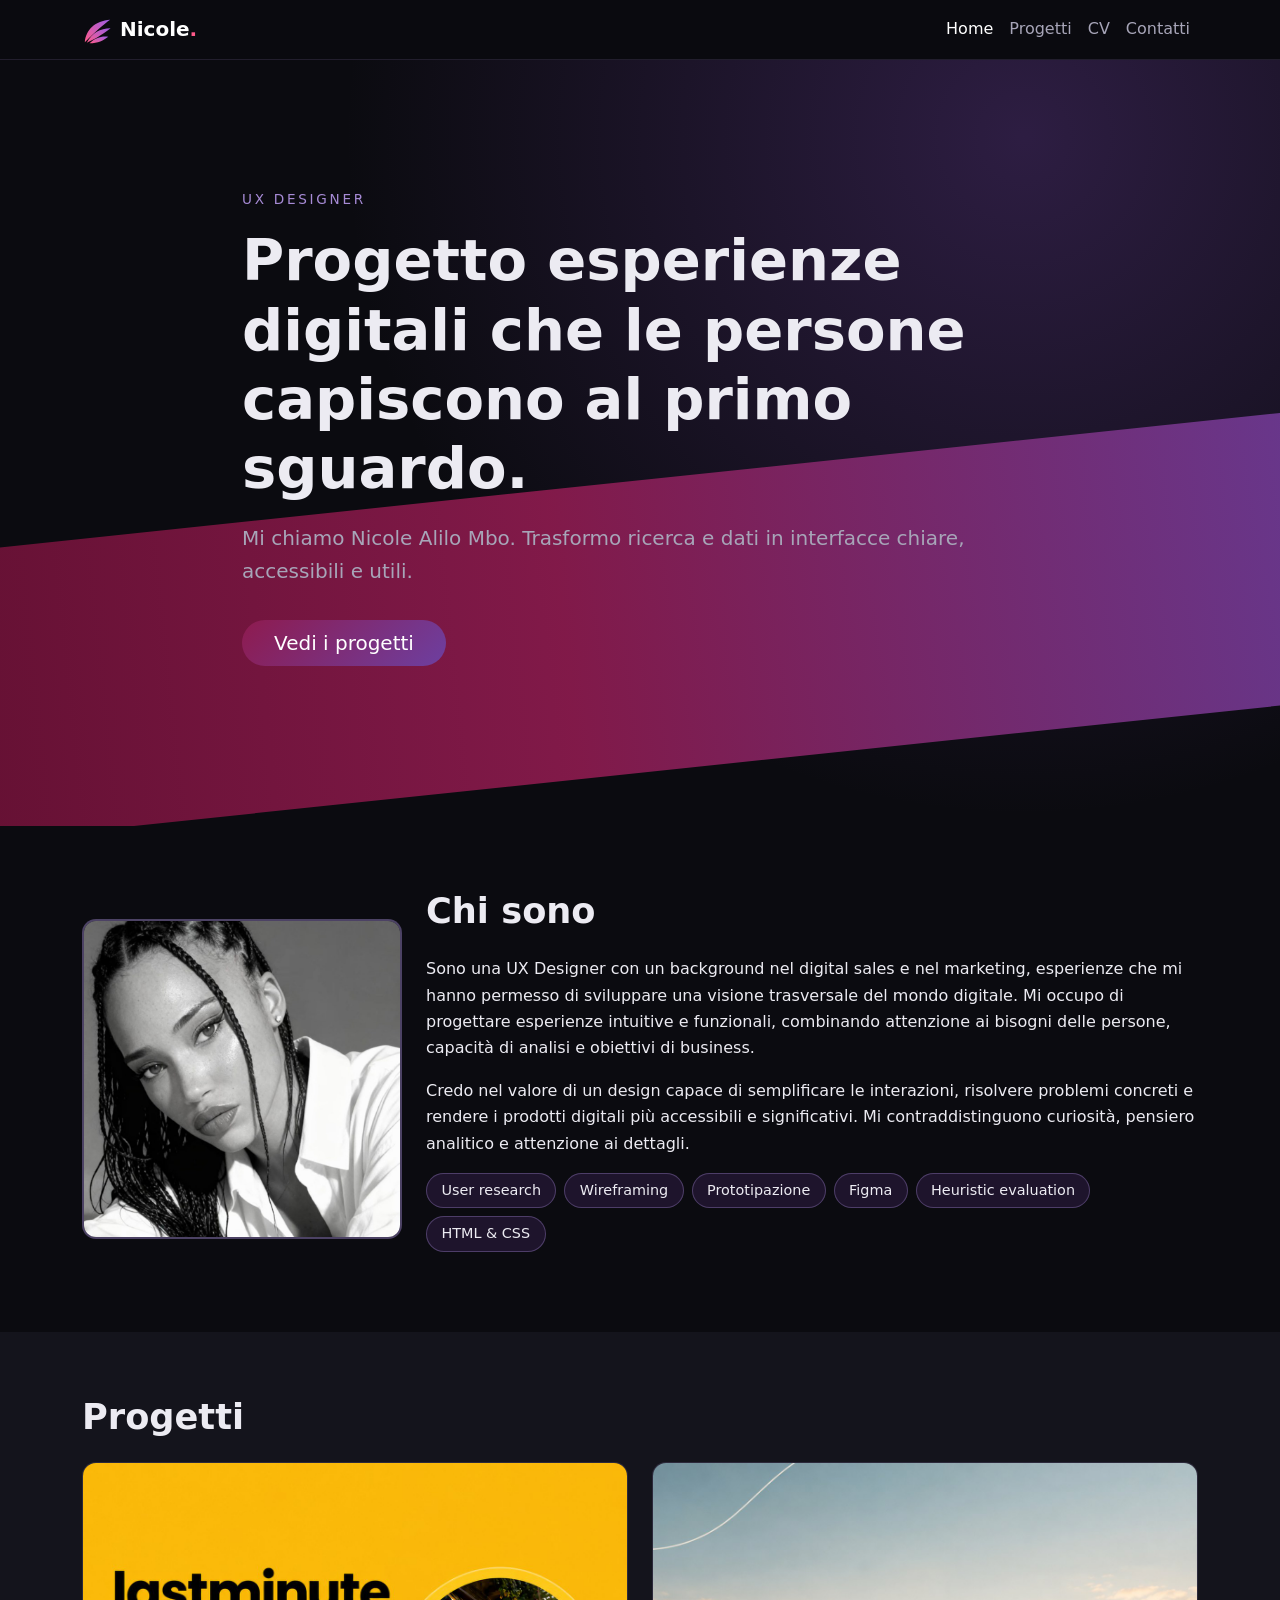
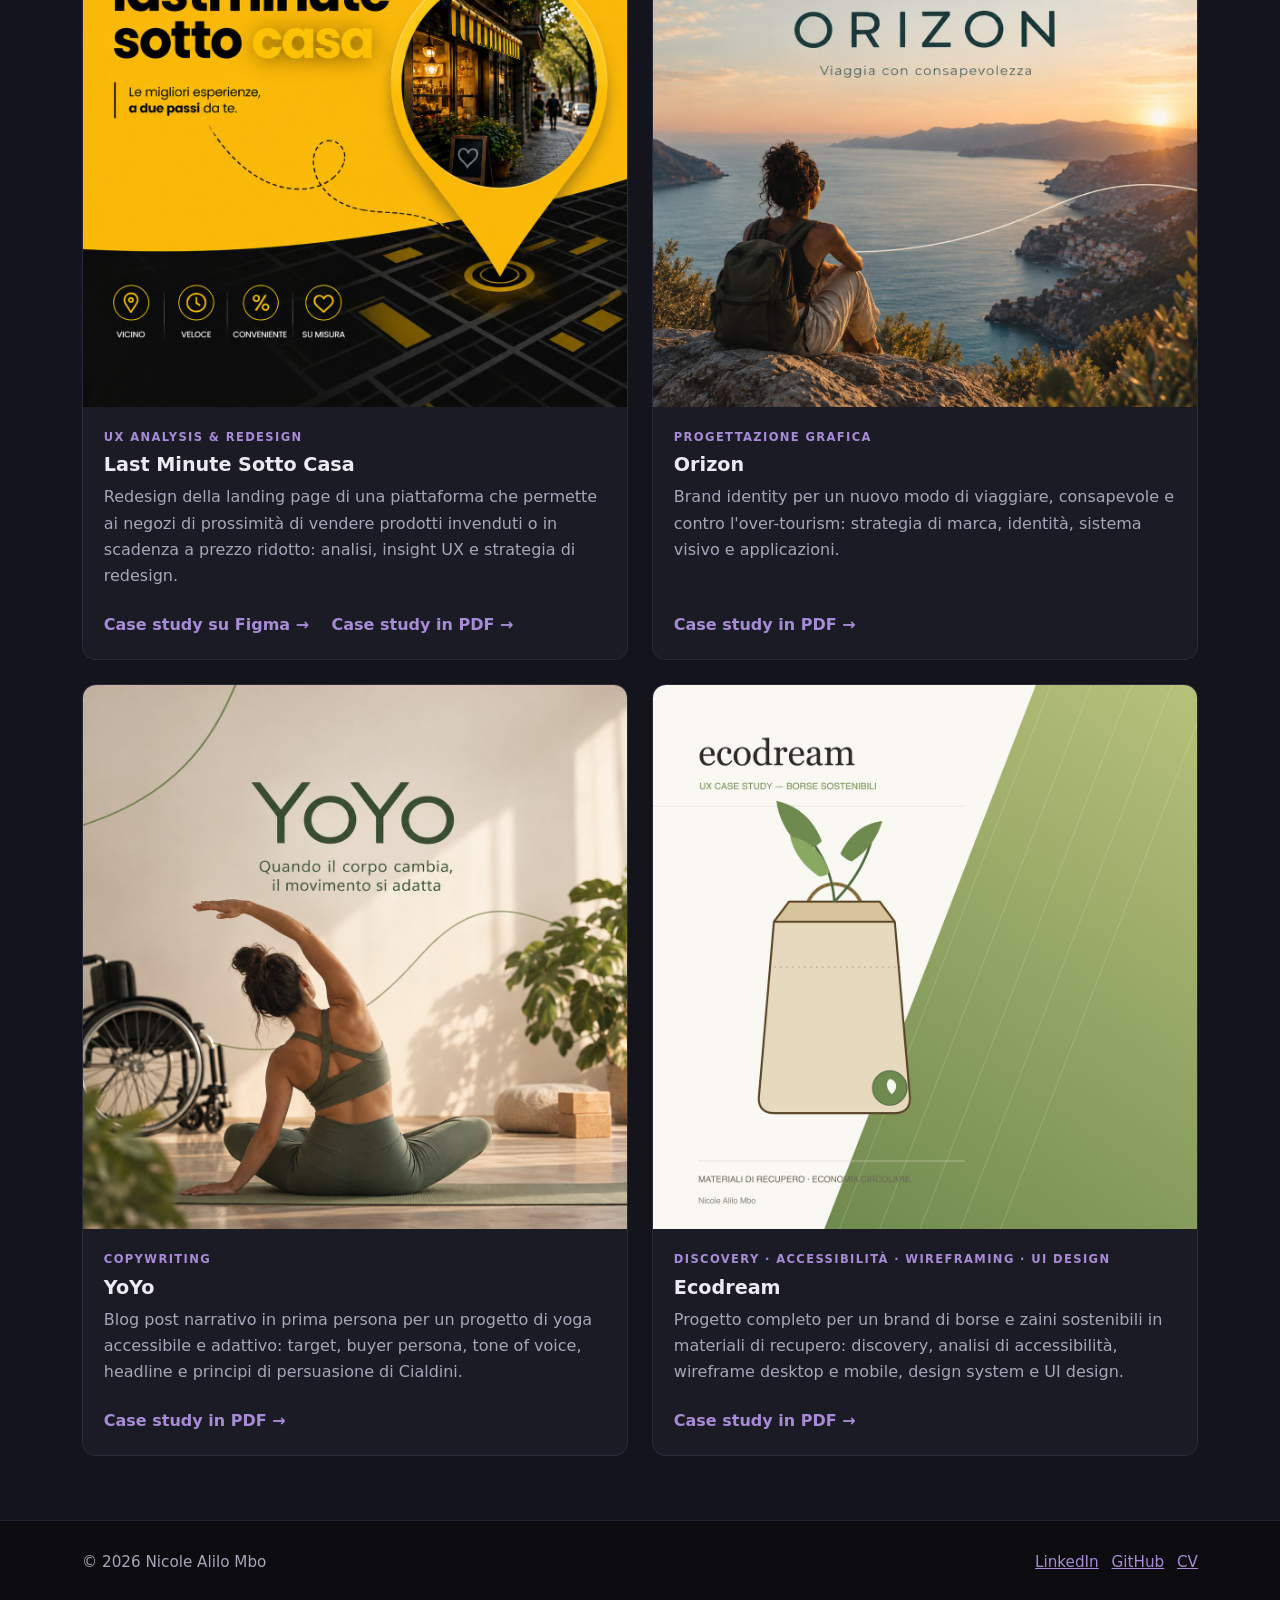
<file: index.html>
<!DOCTYPE html>
<html lang="it">
<head>
  <meta charset="UTF-8">
  <meta name="viewport" content="width=device-width, initial-scale=1">
  <title>Nicole Alilo Mbo | UX Designer</title>
  <meta name="description" content="Portfolio di Nicole Alilo Mbo, UX designer: case study, ricerca e progettazione di esperienze digitali.">

  <!-- Open Graph (anteprima quando condividi il link sui social) -->
  <meta property="og:type" content="website">
  <meta property="og:title" content="Nicole Alilo Mbo | UX Designer">
  <meta property="og:description" content="Portfolio di Nicole Alilo Mbo, UX designer: case study, ricerca e progettazione di esperienze digitali.">
  <meta property="og:url" content="https://nicolealilombo97.github.io/portfolio/">
  <meta property="og:image" content="https://nicolealilombo97.github.io/portfolio/img/og-cover.jpg">

  <link rel="icon" type="image/svg+xml" href="favicon.svg">
  <link rel="icon" type="image/png" sizes="32x32" href="favicon-32.png">
  <link rel="alternate icon" href="favicon.ico">
  <link rel="apple-touch-icon" href="apple-touch-icon.png">
  <!-- Bootstrap (framework front end) -->
  <link href="https://cdn.jsdelivr.net/npm/bootstrap@5.3.3/dist/css/bootstrap.min.css" rel="stylesheet">
  <!-- I miei stili (compilati da Sass) -->
  <link rel="stylesheet" href="css/style.css?v=1.3">
</head>
<body>

  <!-- Menu sticky: resta sempre in alto mentre si scorre -->
  <nav class="navbar navbar-expand-md navbar-dark sticky-top site-nav">
    <div class="container">
      <a class="navbar-brand fw-bold" href="index.html"><img src="favicon.svg" alt="" width="30" height="30" class="brand-mark">Nicole<span class="accent">.</span></a>
      <button class="navbar-toggler" type="button" data-bs-toggle="collapse" data-bs-target="#menu" aria-controls="menu" aria-expanded="false" aria-label="Apri il menu">
        <span class="navbar-toggler-icon"></span>
      </button>
      <div class="collapse navbar-collapse" id="menu">
        <ul class="navbar-nav ms-auto">
          <li class="nav-item"><a class="nav-link active" href="index.html">Home</a></li>
          <li class="nav-item"><a class="nav-link" href="#progetti">Progetti</a></li>
          <li class="nav-item"><a class="nav-link" href="cv.html">CV</a></li>
          <li class="nav-item"><a class="nav-link" href="contatti.html">Contatti</a></li>
        </ul>
      </div>
    </div>
  </nav>

  <main>
    <!-- HERO con fascia diagonale -->
    <header class="hero">
      <div class="container hero-content">
        <p class="eyebrow">UX Designer</p>
        <h1>Progetto esperienze digitali che le persone capiscono al primo sguardo.</h1>
        <p class="lead">Mi chiamo Nicole Alilo Mbo. Trasformo ricerca e dati in interfacce chiare, accessibili e utili.</p>
        <a href="#progetti" class="btn btn-accent btn-lg">Vedi i progetti</a>
      </div>
    </header>

    <!-- CHI SONO: layout con Flexbox -->
    <section class="section" id="chi-sono">
      <div class="container">
        <div class="about d-flex flex-column flex-md-row gap-4 align-items-md-center">
          <div class="about-photo">
            <!-- Sostituisci con la tua foto: metti il file in img/foto.jpg -->
            <img src="img/foto.jpg" alt="Ritratto di Nicole Alilo Mbo" width="320" height="320">
          </div>
          <div class="about-text">
            <h2>Chi sono</h2>
            <p>Sono una UX Designer con un background nel digital sales e nel marketing, esperienze che mi hanno permesso di sviluppare una visione trasversale del mondo digitale. Mi occupo di progettare esperienze intuitive e funzionali, combinando attenzione ai bisogni delle persone, capacità di analisi e obiettivi di business.</p>
            <p>Credo nel valore di un design capace di semplificare le interazioni, risolvere problemi concreti e rendere i prodotti digitali più accessibili e significativi. Mi contraddistinguono curiosità, pensiero analitico e attenzione ai dettagli.</p>
            <ul class="skills list-unstyled d-flex flex-wrap gap-2">
              <li>User research</li>
              <li>Wireframing</li>
              <li>Prototipazione</li>
              <li>Figma</li>
              <li>Heuristic evaluation</li>
              <li>HTML &amp; CSS</li>
            </ul>
          </div>
        </div>
      </div>
    </section>

    <!-- PROGETTI: layout con CSS Grid -->
    <section class="section section-dark" id="progetti">
      <div class="container">
        <h2>Progetti</h2>
        <div class="projects-grid">
          <article class="project-card">
            <img src="img/last-minute.jpg" alt="Copertina del progetto Last Minute Sotto Casa" width="600" height="600" loading="lazy">
            <div class="project-body">
              <p class="project-tag">UX Analysis &amp; Redesign</p>
              <h3>Last Minute Sotto Casa</h3>
              <p>Redesign della landing page di una piattaforma che permette ai negozi di prossimità di vendere prodotti invenduti o in scadenza a prezzo ridotto: analisi, insight UX e strategia di redesign.</p>
              <div class="card-links">
                <a href="https://www.figma.com/design/rDW81xzu7jbZUJsMpBIiN0/Last-minute-sotto-casa?node-id=28-6&amp;t=XPggrIGC75QlqXwN-4" target="_blank" rel="noopener" class="card-link">Case study su Figma &rarr;</a>
                <a href="pdf/last-minute-sotto-casa.pdf" target="_blank" rel="noopener" class="card-link">Case study in PDF &rarr;</a>
              </div>
            </div>
          </article>

          <article class="project-card">
            <img src="img/orizon.jpg" alt="Copertina del progetto Orizon: persona seduta su una scogliera al tramonto" width="600" height="600" loading="lazy">
            <div class="project-body">
              <p class="project-tag">Progettazione grafica</p>
              <h3>Orizon</h3>
              <p>Brand identity per un nuovo modo di viaggiare, consapevole e contro l'over-tourism: strategia di marca, identità, sistema visivo e applicazioni.</p>
              <div class="card-links">
                <a href="pdf/orizon-progettazione-grafica.pdf" target="_blank" rel="noopener" class="card-link">Case study in PDF &rarr;</a>
              </div>
            </div>
          </article>

          <article class="project-card">
            <img src="img/yoyo.jpg" alt="Copertina del progetto YoYo: sessione di yoga accessibile con sedia a rotelle sullo sfondo" width="600" height="600" loading="lazy">
            <div class="project-body">
              <p class="project-tag">Copywriting</p>
              <h3>YoYo</h3>
              <p>Blog post narrativo in prima persona per un progetto di yoga accessibile e adattivo: target, buyer persona, tone of voice, headline e principi di persuasione di Cialdini.</p>
              <div class="card-links">
                <a href="pdf/yoyo-copywriting.pdf" target="_blank" rel="noopener" class="card-link">Case study in PDF &rarr;</a>
              </div>
            </div>
          </article>

          <article class="project-card">
            <img src="img/ecodream.jpg" alt="Copertina del case study Ecodream: borsa sostenibile con una piantina" width="600" height="600" loading="lazy">
            <div class="project-body">
              <p class="project-tag">Discovery &middot; Accessibilità &middot; Wireframing &middot; UI design</p>
              <h3>Ecodream</h3>
              <p>Progetto completo per un brand di borse e zaini sostenibili in materiali di recupero: discovery, analisi di accessibilità, wireframe desktop e mobile, design system e UI design.</p>
              <div class="card-links">
                <a href="pdf/ecodream-user-interface.pdf" target="_blank" rel="noopener" class="card-link">Case study in PDF &rarr;</a>
              </div>
            </div>
          </article>

        </div>
      </div>
    </section>
  </main>

  <footer class="site-footer">
    <div class="container d-flex flex-column flex-md-row justify-content-between gap-2">
      <p class="mb-0">&copy; 2026 Nicole Alilo Mbo</p>
      <ul class="list-inline mb-0">
        <li class="list-inline-item"><a href="https://www.linkedin.com/in/nicole-alilo-mbo/" target="_blank" rel="noopener">LinkedIn</a></li>
        <li class="list-inline-item"><a href="https://github.com/nicolealilombo97" target="_blank" rel="noopener">GitHub</a></li>
        <li class="list-inline-item"><a href="cv.html">CV</a></li>
      </ul>
    </div>
  </footer>

  <script src="https://cdn.jsdelivr.net/npm/bootstrap@5.3.3/dist/js/bootstrap.bundle.min.js"></script>
</body>
</html>
</file>
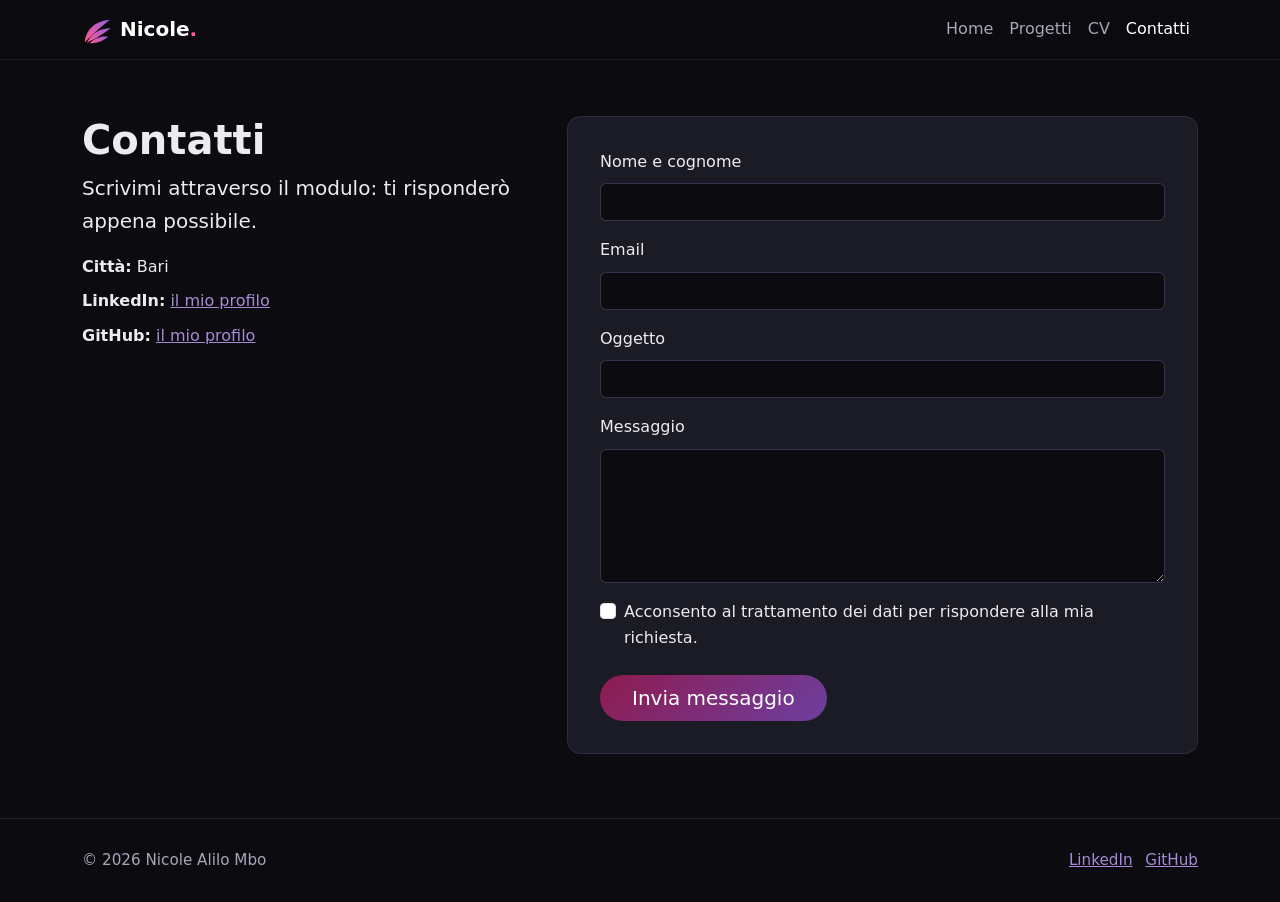
<file: contatti.html>
<!DOCTYPE html>
<html lang="it">
<head>
  <meta charset="UTF-8">
  <meta name="viewport" content="width=device-width, initial-scale=1">
  <title>Contatti | Nicole Alilo Mbo</title>
  <meta name="description" content="Contatta Nicole Alilo Mbo, UX designer.">
  <meta property="og:type" content="website">
  <meta property="og:title" content="Contatti | Nicole Alilo Mbo">
  <meta property="og:description" content="Contatta Nicole Alilo Mbo, UX designer.">
  <meta property="og:url" content="https://nicolealilombo97.github.io/portfolio/contatti.html">
  <meta property="og:image" content="https://nicolealilombo97.github.io/portfolio/img/og-cover.jpg">

  <link rel="icon" type="image/svg+xml" href="favicon.svg">
  <link rel="icon" type="image/png" sizes="32x32" href="favicon-32.png">
  <link rel="alternate icon" href="favicon.ico">
  <link rel="apple-touch-icon" href="apple-touch-icon.png">
  <link href="https://cdn.jsdelivr.net/npm/bootstrap@5.3.3/dist/css/bootstrap.min.css" rel="stylesheet">
  <link rel="stylesheet" href="css/style.css?v=1.3">
</head>
<body>

  <nav class="navbar navbar-expand-md navbar-dark sticky-top site-nav">
    <div class="container">
      <a class="navbar-brand fw-bold" href="index.html"><img src="favicon.svg" alt="" width="30" height="30" class="brand-mark">Nicole<span class="accent">.</span></a>
      <button class="navbar-toggler" type="button" data-bs-toggle="collapse" data-bs-target="#menu" aria-controls="menu" aria-expanded="false" aria-label="Apri il menu">
        <span class="navbar-toggler-icon"></span>
      </button>
      <div class="collapse navbar-collapse" id="menu">
        <ul class="navbar-nav ms-auto">
          <li class="nav-item"><a class="nav-link" href="index.html">Home</a></li>
          <li class="nav-item"><a class="nav-link" href="index.html#progetti">Progetti</a></li>
          <li class="nav-item"><a class="nav-link" href="cv.html">CV</a></li>
          <li class="nav-item"><a class="nav-link active" href="contatti.html">Contatti</a></li>
        </ul>
      </div>
    </div>
  </nav>

  <main class="page-main">
    <div class="container">
      <div class="row g-5">
        <div class="col-lg-5">
          <h1>Contatti</h1>
          <p class="lead">Scrivimi attraverso il modulo: ti risponderò appena possibile.</p>
          <ul class="list-unstyled contact-info">
            <li><strong>Città:</strong> Bari</li>
            <li><strong>LinkedIn:</strong> <a href="https://www.linkedin.com/in/nicole-alilo-mbo/" target="_blank" rel="noopener">il mio profilo</a></li>
            <li><strong>GitHub:</strong> <a href="https://github.com/nicolealilombo97" target="_blank" rel="noopener">il mio profilo</a></li>
          </ul>
        </div>

        <div class="col-lg-7">
          <!-- Sostituisci l'URL in "action" con quello del tuo form su Formspree (vedi guida) -->
          <form class="contact-form" action="https://formspree.io/f/mgaajkvq" method="POST">
            <div class="mb-3">
              <label for="nome" class="form-label">Nome e cognome</label>
              <input type="text" class="form-control" id="nome" name="nome" autocomplete="name" required>
            </div>
            <div class="mb-3">
              <label for="email" class="form-label">Email</label>
              <input type="email" class="form-control" id="email" name="email" autocomplete="email" required>
            </div>
            <div class="mb-3">
              <label for="oggetto" class="form-label">Oggetto</label>
              <input type="text" class="form-control" id="oggetto" name="oggetto" required>
            </div>
            <div class="mb-3">
              <label for="messaggio" class="form-label">Messaggio</label>
              <textarea class="form-control" id="messaggio" name="messaggio" rows="5" required></textarea>
            </div>
            <div class="form-check mb-4">
              <input class="form-check-input" type="checkbox" id="privacy" name="privacy" required>
              <label class="form-check-label" for="privacy">Acconsento al trattamento dei dati per rispondere alla mia richiesta.</label>
            </div>
            <button type="submit" class="btn btn-accent btn-lg">Invia messaggio</button>
          </form>
        </div>
      </div>
    </div>
  </main>

  <footer class="site-footer">
    <div class="container d-flex flex-column flex-md-row justify-content-between gap-2">
      <p class="mb-0">&copy; 2026 Nicole Alilo Mbo</p>
      <ul class="list-inline mb-0">
        <li class="list-inline-item"><a href="https://www.linkedin.com/in/nicole-alilo-mbo/" target="_blank" rel="noopener">LinkedIn</a></li>
        <li class="list-inline-item"><a href="https://github.com/nicolealilombo97" target="_blank" rel="noopener">GitHub</a></li>
      </ul>
    </div>
  </footer>

  <script src="https://cdn.jsdelivr.net/npm/bootstrap@5.3.3/dist/js/bootstrap.bundle.min.js"></script>
</body>
</html>
</file>
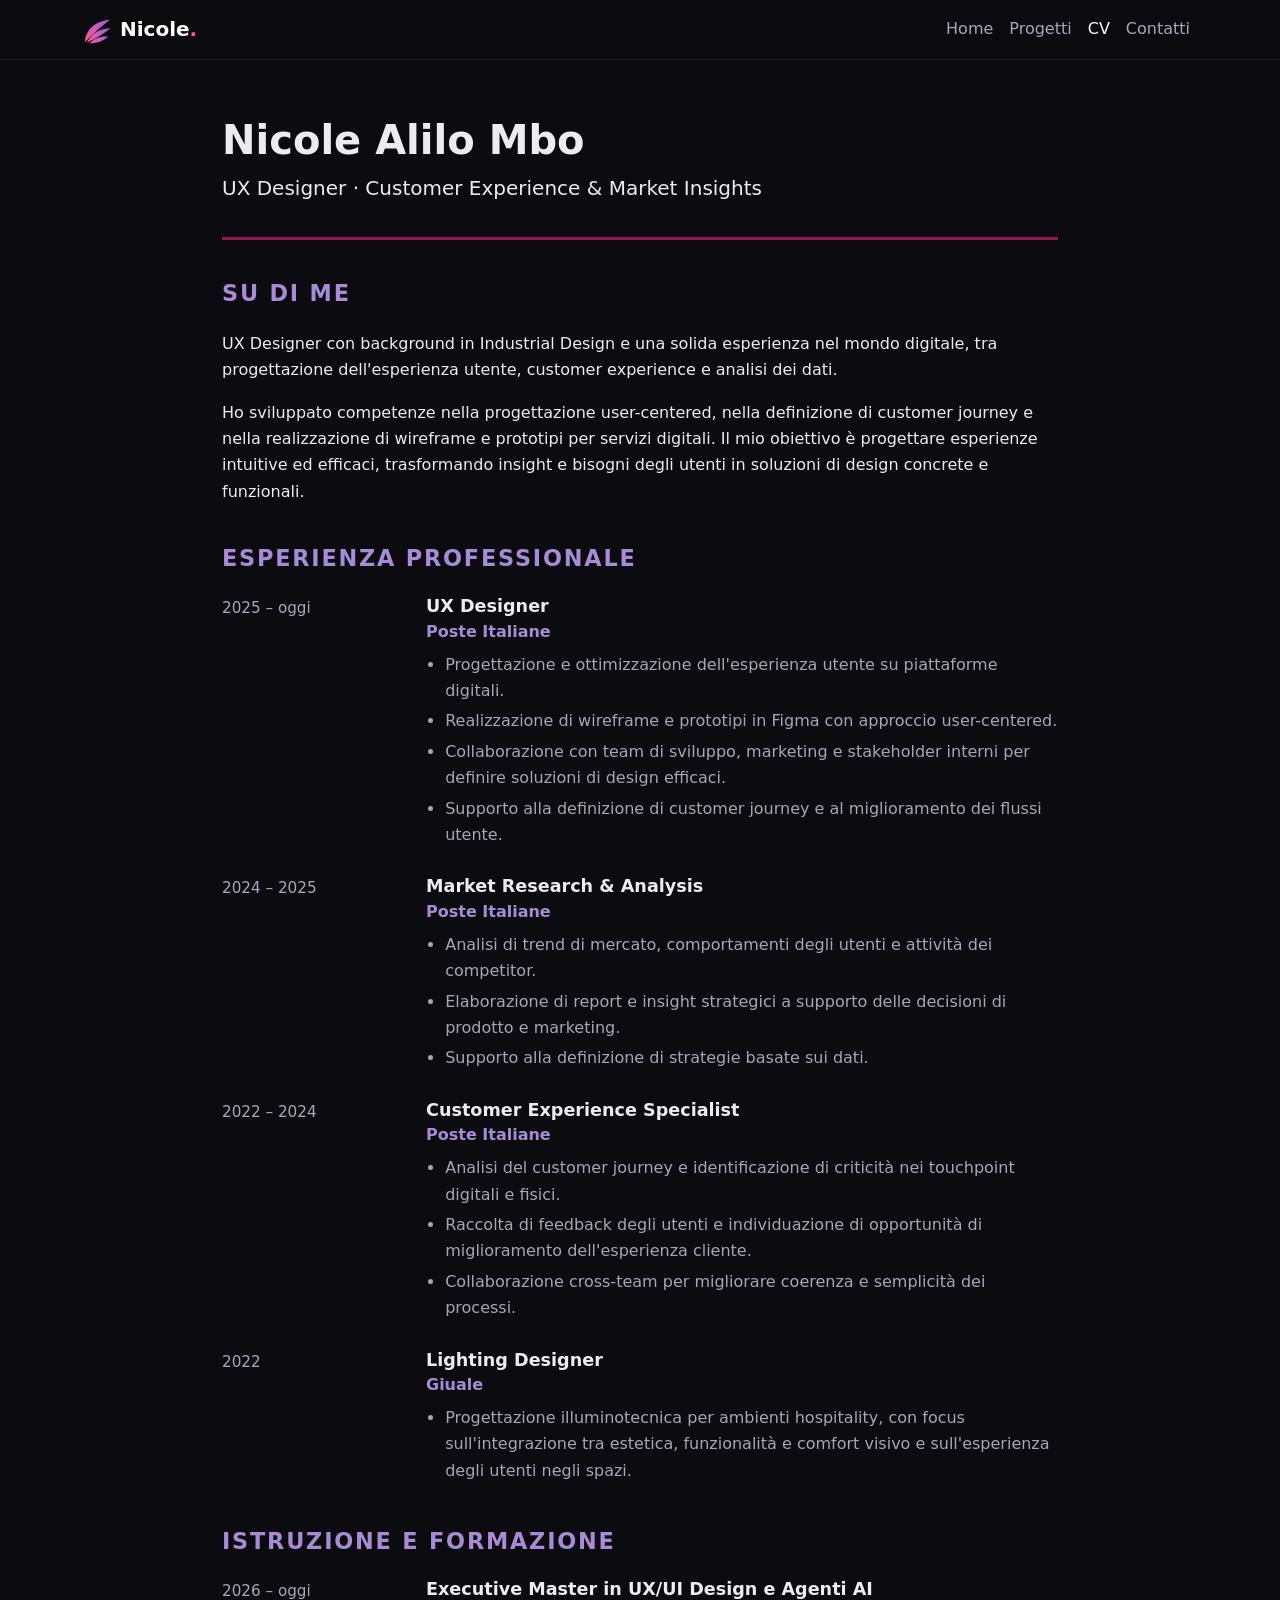
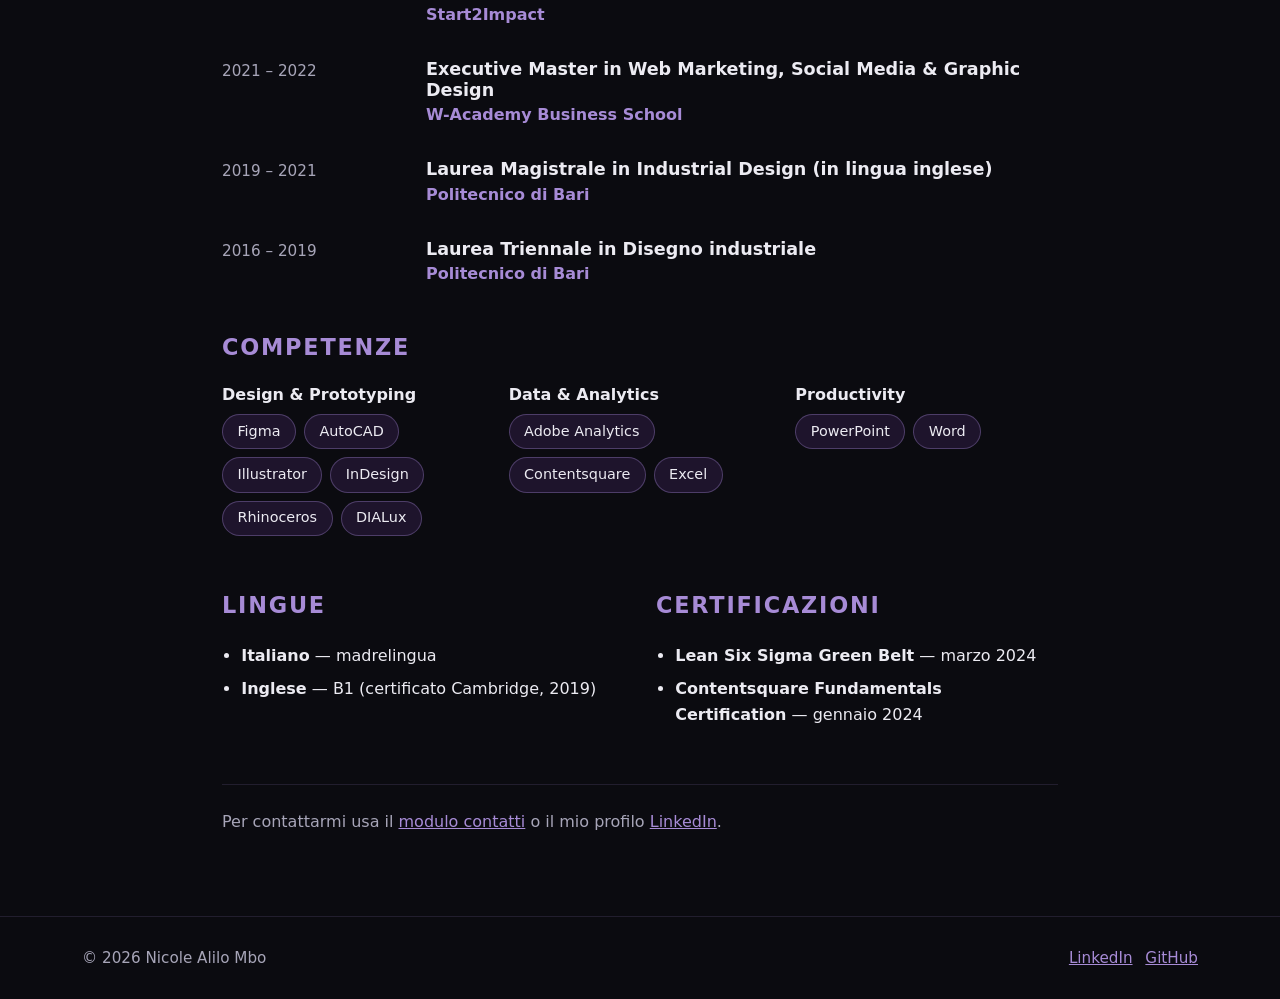
<file: cv.html>
<!DOCTYPE html>
<html lang="it">
<head>
  <meta charset="UTF-8">
  <meta name="viewport" content="width=device-width, initial-scale=1">
  <title>CV | Nicole Alilo Mbo</title>
  <meta name="description" content="Curriculum vitae di Nicole Alilo Mbo, UX designer.">
  <meta property="og:type" content="profile">
  <meta property="og:title" content="CV | Nicole Alilo Mbo">
  <meta property="og:description" content="Curriculum vitae di Nicole Alilo Mbo, UX designer.">
  <meta property="og:url" content="https://nicolealilombo97.github.io/portfolio/cv.html">
  <meta property="og:image" content="https://nicolealilombo97.github.io/portfolio/img/og-cover.jpg">

  <link rel="icon" type="image/svg+xml" href="favicon.svg">
  <link rel="icon" type="image/png" sizes="32x32" href="favicon-32.png">
  <link rel="alternate icon" href="favicon.ico">
  <link rel="apple-touch-icon" href="apple-touch-icon.png">
  <link href="https://cdn.jsdelivr.net/npm/bootstrap@5.3.3/dist/css/bootstrap.min.css" rel="stylesheet">
  <link rel="stylesheet" href="css/style.css?v=1.3">
</head>
<body>

  <nav class="navbar navbar-expand-md navbar-dark sticky-top site-nav">
    <div class="container">
      <a class="navbar-brand fw-bold" href="index.html"><img src="favicon.svg" alt="" width="30" height="30" class="brand-mark">Nicole<span class="accent">.</span></a>
      <button class="navbar-toggler" type="button" data-bs-toggle="collapse" data-bs-target="#menu" aria-controls="menu" aria-expanded="false" aria-label="Apri il menu">
        <span class="navbar-toggler-icon"></span>
      </button>
      <div class="collapse navbar-collapse" id="menu">
        <ul class="navbar-nav ms-auto">
          <li class="nav-item"><a class="nav-link" href="index.html">Home</a></li>
          <li class="nav-item"><a class="nav-link" href="index.html#progetti">Progetti</a></li>
          <li class="nav-item"><a class="nav-link active" href="cv.html">CV</a></li>
          <li class="nav-item"><a class="nav-link" href="contatti.html">Contatti</a></li>
        </ul>
      </div>
    </div>
  </nav>

  <main class="page-main">
    <div class="container cv">
      <header class="cv-header">
        <h1>Nicole Alilo Mbo</h1>
        <p class="lead">UX Designer &middot; Customer Experience &amp; Market Insights</p>
      </header>

      <section class="cv-section">
        <h2>Su di me</h2>
        <p>UX Designer con background in Industrial Design e una solida esperienza nel mondo digitale, tra progettazione dell'esperienza utente, customer experience e analisi dei dati.</p>
        <p>Ho sviluppato competenze nella progettazione user-centered, nella definizione di customer journey e nella realizzazione di wireframe e prototipi per servizi digitali. Il mio obiettivo è progettare esperienze intuitive ed efficaci, trasformando insight e bisogni degli utenti in soluzioni di design concrete e funzionali.</p>
      </section>

      <section class="cv-section">
        <h2>Esperienza professionale</h2>
        <div class="cv-item">
          <div class="cv-date">2025 &ndash; oggi</div>
          <div>
            <h3>UX Designer</h3>
            <p class="cv-org">Poste Italiane</p>
            <ul>
              <li>Progettazione e ottimizzazione dell'esperienza utente su piattaforme digitali.</li>
              <li>Realizzazione di wireframe e prototipi in Figma con approccio user-centered.</li>
              <li>Collaborazione con team di sviluppo, marketing e stakeholder interni per definire soluzioni di design efficaci.</li>
              <li>Supporto alla definizione di customer journey e al miglioramento dei flussi utente.</li>
            </ul>
          </div>
        </div>
        <div class="cv-item">
          <div class="cv-date">2024 &ndash; 2025</div>
          <div>
            <h3>Market Research &amp; Analysis</h3>
            <p class="cv-org">Poste Italiane</p>
            <ul>
              <li>Analisi di trend di mercato, comportamenti degli utenti e attività dei competitor.</li>
              <li>Elaborazione di report e insight strategici a supporto delle decisioni di prodotto e marketing.</li>
              <li>Supporto alla definizione di strategie basate sui dati.</li>
            </ul>
          </div>
        </div>
        <div class="cv-item">
          <div class="cv-date">2022 &ndash; 2024</div>
          <div>
            <h3>Customer Experience Specialist</h3>
            <p class="cv-org">Poste Italiane</p>
            <ul>
              <li>Analisi del customer journey e identificazione di criticità nei touchpoint digitali e fisici.</li>
              <li>Raccolta di feedback degli utenti e individuazione di opportunità di miglioramento dell'esperienza cliente.</li>
              <li>Collaborazione cross-team per migliorare coerenza e semplicità dei processi.</li>
            </ul>
          </div>
        </div>
        <div class="cv-item">
          <div class="cv-date">2022</div>
          <div>
            <h3>Lighting Designer</h3>
            <p class="cv-org">Giuale</p>
            <ul>
              <li>Progettazione illuminotecnica per ambienti hospitality, con focus sull'integrazione tra estetica, funzionalità e comfort visivo e sull'esperienza degli utenti negli spazi.</li>
            </ul>
          </div>
        </div>
      </section>

      <section class="cv-section">
        <h2>Istruzione e formazione</h2>
        <div class="cv-item">
          <div class="cv-date">2026 &ndash; oggi</div>
          <div>
            <h3>Executive Master in UX/UI Design e Agenti AI</h3>
            <p class="cv-org">Start2Impact</p>
          </div>
        </div>
        <div class="cv-item">
          <div class="cv-date">2021 &ndash; 2022</div>
          <div>
            <h3>Executive Master in Web Marketing, Social Media &amp; Graphic Design</h3>
            <p class="cv-org">W-Academy Business School</p>
          </div>
        </div>
        <div class="cv-item">
          <div class="cv-date">2019 &ndash; 2021</div>
          <div>
            <h3>Laurea Magistrale in Industrial Design (in lingua inglese)</h3>
            <p class="cv-org">Politecnico di Bari</p>
          </div>
        </div>
        <div class="cv-item">
          <div class="cv-date">2016 &ndash; 2019</div>
          <div>
            <h3>Laurea Triennale in Disegno industriale</h3>
            <p class="cv-org">Politecnico di Bari</p>
          </div>
        </div>
      </section>

      <section class="cv-section">
        <h2>Competenze</h2>
        <div class="skill-groups">
          <div>
            <h3>Design &amp; Prototyping</h3>
            <ul class="skills list-unstyled d-flex flex-wrap gap-2">
              <li>Figma</li>
              <li>AutoCAD</li>
              <li>Illustrator</li>
              <li>InDesign</li>
              <li>Rhinoceros</li>
              <li>DIALux</li>
            </ul>
          </div>
          <div>
            <h3>Data &amp; Analytics</h3>
            <ul class="skills list-unstyled d-flex flex-wrap gap-2">
              <li>Adobe Analytics</li>
              <li>Contentsquare</li>
              <li>Excel</li>
            </ul>
          </div>
          <div>
            <h3>Productivity</h3>
            <ul class="skills list-unstyled d-flex flex-wrap gap-2">
              <li>PowerPoint</li>
              <li>Word</li>
            </ul>
          </div>
        </div>
      </section>

      <div class="cv-two-col">
        <section class="cv-section">
          <h2>Lingue</h2>
          <ul class="cv-list">
            <li><strong>Italiano</strong> &mdash; madrelingua</li>
            <li><strong>Inglese</strong> &mdash; B1 (certificato Cambridge, 2019)</li>
          </ul>
        </section>

        <section class="cv-section">
          <h2>Certificazioni</h2>
          <ul class="cv-list">
            <li><strong>Lean Six Sigma Green Belt</strong> &mdash; marzo 2024</li>
            <li><strong>Contentsquare Fundamentals Certification</strong> &mdash; gennaio 2024</li>
          </ul>
        </section>
      </div>

      <p class="cv-contact-note">Per contattarmi usa il <a href="contatti.html">modulo contatti</a> o il mio profilo <a href="https://www.linkedin.com/in/nicole-alilo-mbo/" target="_blank" rel="noopener">LinkedIn</a>.</p>
    </div>
  </main>

  <footer class="site-footer">
    <div class="container d-flex flex-column flex-md-row justify-content-between gap-2">
      <p class="mb-0">&copy; 2026 Nicole Alilo Mbo</p>
      <ul class="list-inline mb-0">
        <li class="list-inline-item"><a href="https://www.linkedin.com/in/nicole-alilo-mbo/" target="_blank" rel="noopener">LinkedIn</a></li>
        <li class="list-inline-item"><a href="https://github.com/nicolealilombo97" target="_blank" rel="noopener">GitHub</a></li>
      </ul>
    </div>
  </footer>

  <script src="https://cdn.jsdelivr.net/npm/bootstrap@5.3.3/dist/js/bootstrap.bundle.min.js"></script>
</body>
</html>
</file>
<file: css/style.css>
body {
  background: #0b0b10;
  color: #ecebf2;
  font-family: "Inter", system-ui, -apple-system, "Segoe UI", Roboto, sans-serif;
  line-height: 1.65;
}

h1, h2, h3 {
  font-weight: 700;
  line-height: 1.2;
}

h2 {
  font-size: clamp(1.6rem, 4vw, 2.2rem);
  margin-bottom: 1.5rem;
}

a {
  color: #a78bd6;
  transition: color 0.25s ease;
}
a:hover {
  color: #fff;
}

.accent {
  color: #ff5a8a;
}

.brand-mark {
  display: inline-block;
  margin-right: 0.5rem;
  vertical-align: middle;
}

.site-nav {
  background: rgba(11, 11, 16, 0.92);
  backdrop-filter: blur(8px);
  border-bottom: 1px solid rgba(167, 139, 214, 0.15);
}
.site-nav .nav-link {
  color: #a7a5b8;
}
.site-nav .nav-link:hover, .site-nav .nav-link.active {
  color: #fff;
}

.btn-accent {
  background: linear-gradient(135deg, #8e1b4f, #6d3fa0);
  border: 0;
  color: #fff;
  border-radius: 999px;
  padding-inline: 2rem;
  transition: transform 0.25s ease, box-shadow 0.25s ease;
}
.btn-accent:hover {
  color: #fff;
  transform: translateY(-2px);
  box-shadow: 0 8px 24px rgba(109, 63, 160, 0.45);
}

.hero {
  position: relative;
  overflow: hidden;
  padding: 5rem 0 7rem;
  isolation: isolate;
}
.hero::before {
  content: "";
  position: absolute;
  z-index: -1;
  top: 55%;
  left: -10%;
  width: 120%;
  height: 38%;
  background: linear-gradient(90deg, #6b1034, #8e1b4f 45%, #6d3fa0);
  transform: rotate(-6deg);
  opacity: 0.9;
}
.hero::after {
  content: "";
  position: absolute;
  z-index: -2;
  inset: 0;
  background: radial-gradient(circle at 80% 10%, rgba(109, 63, 160, 0.35), transparent 55%);
}
.hero .hero-content {
  max-width: 820px;
}
.hero h1 {
  font-size: clamp(2rem, 6vw, 3.6rem);
  margin-bottom: 1.2rem;
}
.hero .lead {
  color: #a7a5b8;
  margin-bottom: 2rem;
}
@media (min-width: 768px) {
  .hero {
    padding: 8rem 0 10rem;
  }
}

.eyebrow {
  text-transform: uppercase;
  letter-spacing: 0.2em;
  font-size: 0.85rem;
  color: #a78bd6;
  margin-bottom: 1rem;
}

.section {
  padding: 4rem 0;
}

.section-dark {
  background: #14141c;
}

.about .about-photo img {
  width: 100%;
  max-width: 320px;
  aspect-ratio: 1;
  object-fit: cover;
  border-radius: 14px;
  border: 2px solid rgba(167, 139, 214, 0.35);
  background: #1b1b26;
}
.about .about-text {
  flex: 1;
}

.skills li {
  background: rgba(109, 63, 160, 0.2);
  border: 1px solid rgba(167, 139, 214, 0.35);
  color: #ecebf2;
  padding: 0.3rem 0.9rem;
  border-radius: 999px;
  font-size: 0.9rem;
}

.projects-grid {
  display: grid;
  grid-template-columns: 1fr;
  gap: 1.5rem;
}
@media (min-width: 768px) {
  .projects-grid {
    grid-template-columns: repeat(2, 1fr);
  }
}

.project-card {
  display: flex;
  flex-direction: column;
  background: #1b1b26;
  border-radius: 14px;
  overflow: hidden;
  border: 1px solid rgba(167, 139, 214, 0.12);
  transition: transform 0.25s ease, border-color 0.25s ease;
}
.project-card:hover {
  transform: translateY(-6px);
  border-color: #a78bd6;
}
.project-card img {
  display: block;
  width: 100%;
  height: auto;
  aspect-ratio: 1;
  object-fit: cover;
  background: linear-gradient(135deg, #6b1034, #6d3fa0);
}
.project-card .project-body {
  padding: 1.3rem;
  display: flex;
  flex-direction: column;
  flex: 1;
}
.project-card h3 {
  font-size: 1.2rem;
}
.project-card p {
  color: #a7a5b8;
  flex: 1;
}
.project-card .project-tag {
  flex: none;
  color: #a78bd6;
  text-transform: uppercase;
  letter-spacing: 0.12em;
  font-size: 0.72rem;
  font-weight: 600;
  margin-bottom: 0.4rem;
}
.project-card .card-links {
  display: flex;
  flex-wrap: wrap;
  gap: 0.4rem 1.4rem;
  margin-top: 0.4rem;
}
.project-card .card-link {
  font-weight: 600;
  text-decoration: none;
}

.page-main {
  padding: 3.5rem 0 4rem;
  min-height: 70vh;
}

.cv {
  max-width: 860px;
}

.cv-header {
  margin-bottom: 2.5rem;
  border-bottom: 3px solid #8e1b4f;
  padding-bottom: 1rem;
}

.cv-section {
  margin-bottom: 2.5rem;
}

.cv-section h2 {
  font-size: 1.4rem;
  color: #a78bd6;
  text-transform: uppercase;
  letter-spacing: 0.08em;
}

.cv-item {
  display: grid;
  gap: 0.3rem 1.5rem;
  margin-bottom: 1.5rem;
}
@media (min-width: 768px) {
  .cv-item {
    grid-template-columns: 180px 1fr;
  }
}
.cv-item .cv-date {
  color: #a7a5b8;
  font-size: 0.95rem;
}
.cv-item h3 {
  font-size: 1.1rem;
  margin-bottom: 0.1rem;
}
.cv-item .cv-org {
  color: #a78bd6;
  font-weight: 600;
  margin-bottom: 0.4rem;
}
.cv-item ul {
  color: #a7a5b8;
  padding-left: 1.2rem;
  margin-bottom: 0;
}
.cv-item li {
  margin-bottom: 0.25rem;
}

.skill-groups {
  display: grid;
  gap: 1.5rem;
}
@media (min-width: 768px) {
  .skill-groups {
    grid-template-columns: repeat(3, 1fr);
  }
}
.skill-groups h3 {
  font-size: 1rem;
  color: #ecebf2;
  margin-bottom: 0.6rem;
}

.cv-two-col {
  display: grid;
  gap: 0 2rem;
}
@media (min-width: 768px) {
  .cv-two-col {
    grid-template-columns: repeat(2, 1fr);
  }
}

.cv-list {
  padding-left: 1.2rem;
}
.cv-list li {
  margin-bottom: 0.4rem;
}

.cv-contact-note {
  color: #a7a5b8;
  border-top: 1px solid rgba(167, 139, 214, 0.15);
  padding-top: 1.5rem;
}

.contact-info li {
  margin-bottom: 0.5rem;
}

.contact-form {
  background: #1b1b26;
  padding: 2rem;
  border-radius: 14px;
  border: 1px solid rgba(167, 139, 214, 0.15);
}
.contact-form .form-control {
  background: #0b0b10;
  border: 1px solid rgba(167, 139, 214, 0.3);
  color: #ecebf2;
}
.contact-form .form-control:focus {
  background: #0b0b10;
  color: #ecebf2;
  border-color: #a78bd6;
  box-shadow: 0 0 0 0.2rem rgba(109, 63, 160, 0.35);
}
.contact-form .form-check-input:checked {
  background-color: #8e1b4f;
  border-color: #8e1b4f;
}

.site-footer {
  background: #0b0b10;
  border-top: 1px solid rgba(167, 139, 214, 0.15);
  padding: 1.8rem 0;
  color: #a7a5b8;
  font-size: 0.95rem;
}
</file>
